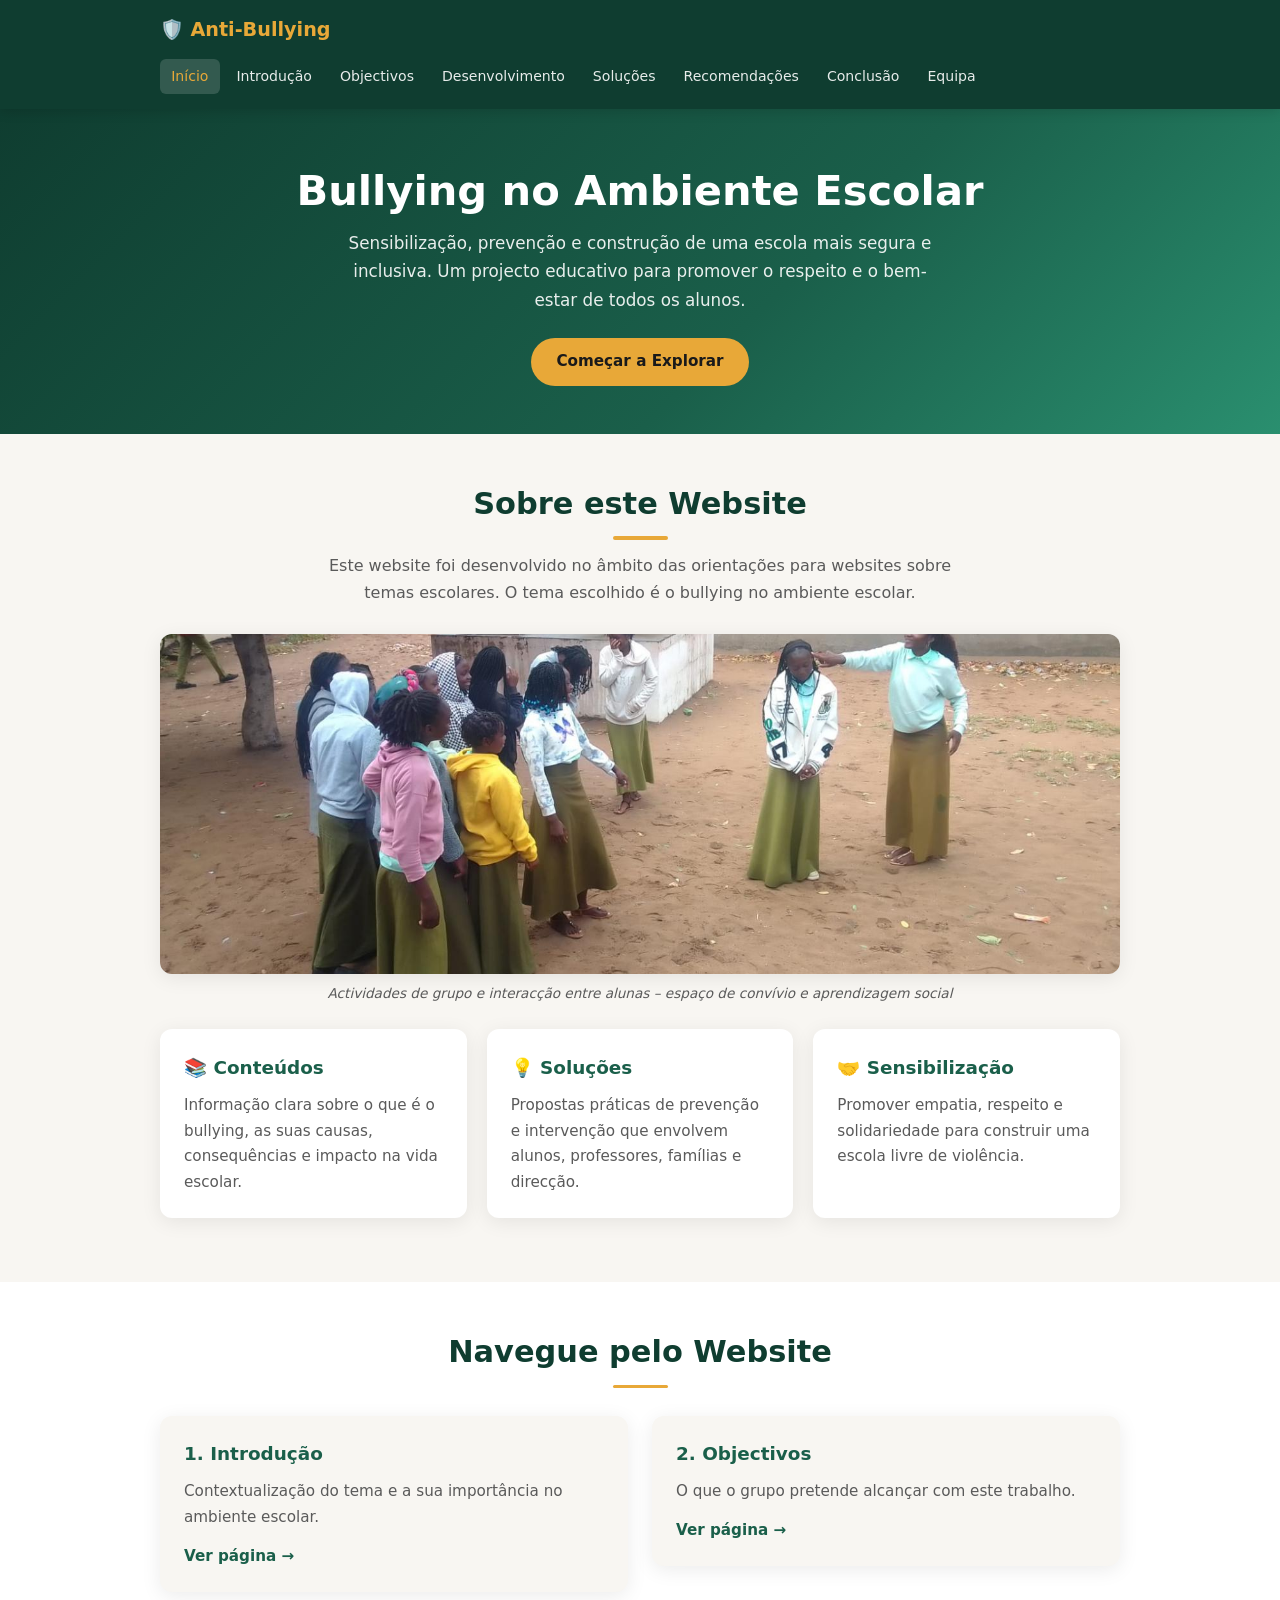
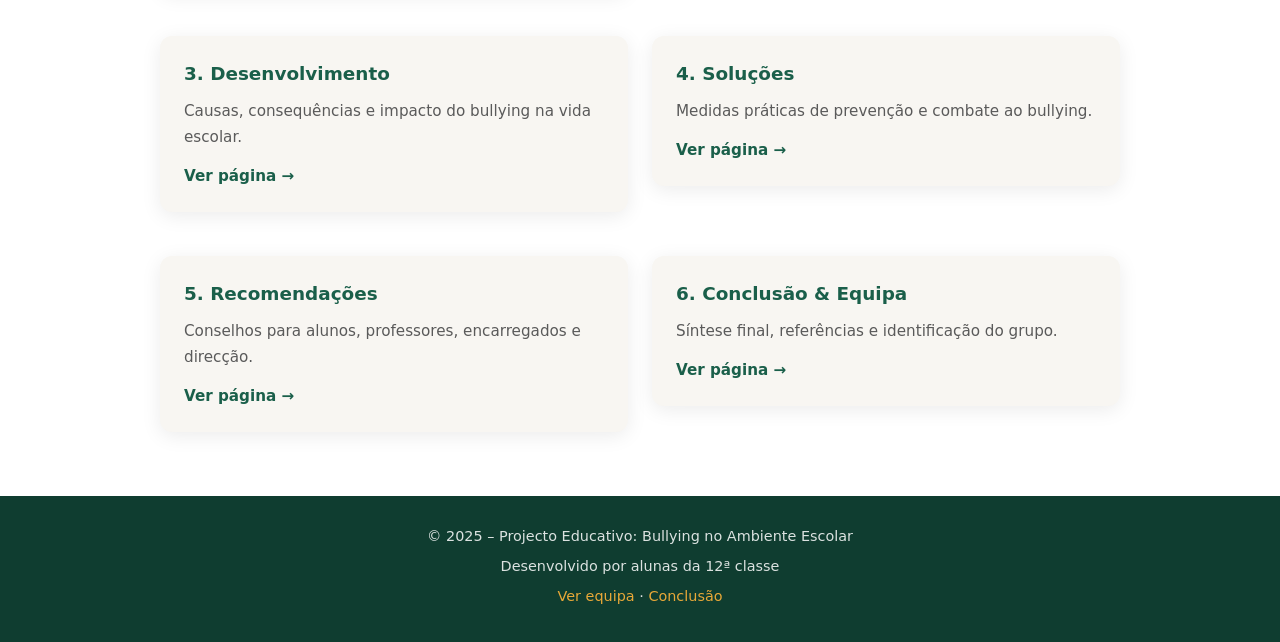
<file: index.html>
<!DOCTYPE html>
<html lang="pt">
<head>
    <meta charset="UTF-8">
    <meta name="viewport" content="width=device-width, initial-scale=1.0">
    <title>Bullying no Ambiente Escolar | Início</title>
    <link rel="stylesheet" href="styles.css">
</head>
<body>
    <header class="header">
        <div class="container">
            <div class="logo">🛡️ <span>Anti-Bullying</span></div>
            <nav class="nav">
                <a href="index.html" class="active">Início</a>
                <a href="introducao.html">Introdução</a>
                <a href="objectivos.html">Objectivos</a>
                <a href="desenvolvimento.html">Desenvolvimento</a>
                <a href="solucoes.html">Soluções</a>
                <a href="recomendacoes.html">Recomendações</a>
                <a href="conclusao.html">Conclusão</a>
                <a href="equipa.html">Equipa</a>
            </nav>
        </div>
    </header>

    <section class="hero">
        <div class="container">
            <h1>Bullying no Ambiente Escolar</h1>
            <p>Sensibilização, prevenção e construção de uma escola mais segura e inclusiva. Um projecto educativo para promover o respeito e o bem-estar de todos os alunos.</p>
            <a href="introducao.html" class="btn">Começar a Explorar</a>
        </div>
    </section>

    <section class="section">
        <div class="container">
            <div class="section-title">
                <h2>Sobre este Website</h2>
                <div class="line"></div>
                <p>Este website foi desenvolvido no âmbito das orientações para websites sobre temas escolares. O tema escolhido é o bullying no ambiente escolar.</p>
            </div>

            <div class="img-box">
                <img src="bullying1.jpg" alt="Alunas em actividade no pátio da escola">
                <p class="img-caption">Actividades de grupo e interacção entre alunas – espaço de convívio e aprendizagem social</p>
            </div>

            <div class="grid-3">
                <div class="card">
                    <h3>📚 Conteúdos</h3>
                    <p>Informação clara sobre o que é o bullying, as suas causas, consequências e impacto na vida escolar.</p>
                </div>
                <div class="card">
                    <h3>💡 Soluções</h3>
                    <p>Propostas práticas de prevenção e intervenção que envolvem alunos, professores, famílias e direcção.</p>
                </div>
                <div class="card">
                    <h3>🤝 Sensibilização</h3>
                    <p>Promover empatia, respeito e solidariedade para construir uma escola livre de violência.</p>
                </div>
            </div>
        </div>
    </section>

    <section class="section section-alt">
        <div class="container">
            <div class="section-title">
                <h2>Navegue pelo Website</h2>
                <div class="line"></div>
            </div>
            <div class="grid-2">
                <div class="card">
                    <h3>1. Introdução</h3>
                    <p>Contextualização do tema e a sua importância no ambiente escolar.</p>
                    <p style="margin-top:0.8rem;"><a href="introducao.html" style="color:var(--primary);font-weight:600;">Ver página →</a></p>
                </div>
                <div class="card">
                    <h3>2. Objectivos</h3>
                    <p>O que o grupo pretende alcançar com este trabalho.</p>
                    <p style="margin-top:0.8rem;"><a href="objectivos.html" style="color:var(--primary);font-weight:600;">Ver página →</a></p>
                </div>
                <div class="card">
                    <h3>3. Desenvolvimento</h3>
                    <p>Causas, consequências e impacto do bullying na vida escolar.</p>
                    <p style="margin-top:0.8rem;"><a href="desenvolvimento.html" style="color:var(--primary);font-weight:600;">Ver página →</a></p>
                </div>
                <div class="card">
                    <h3>4. Soluções</h3>
                    <p>Medidas práticas de prevenção e combate ao bullying.</p>
                    <p style="margin-top:0.8rem;"><a href="solucoes.html" style="color:var(--primary);font-weight:600;">Ver página →</a></p>
                </div>
                <div class="card">
                    <h3>5. Recomendações</h3>
                    <p>Conselhos para alunos, professores, encarregados e direcção.</p>
                    <p style="margin-top:0.8rem;"><a href="recomendacoes.html" style="color:var(--primary);font-weight:600;">Ver página →</a></p>
                </div>
                <div class="card">
                    <h3>6. Conclusão & Equipa</h3>
                    <p>Síntese final, referências e identificação do grupo.</p>
                    <p style="margin-top:0.8rem;"><a href="conclusao.html" style="color:var(--primary);font-weight:600;">Ver página →</a></p>
                </div>
            </div>
        </div>
    </section>

    <footer class="footer">
        <div class="container">
            <p>© 2025 – Projecto Educativo: Bullying no Ambiente Escolar</p>
            <p>Desenvolvido por alunas da 12ª classe</p>
            <p><a href="equipa.html">Ver equipa</a> · <a href="conclusao.html">Conclusão</a></p>
        </div>
    </footer>
</body>
</html>
</file>
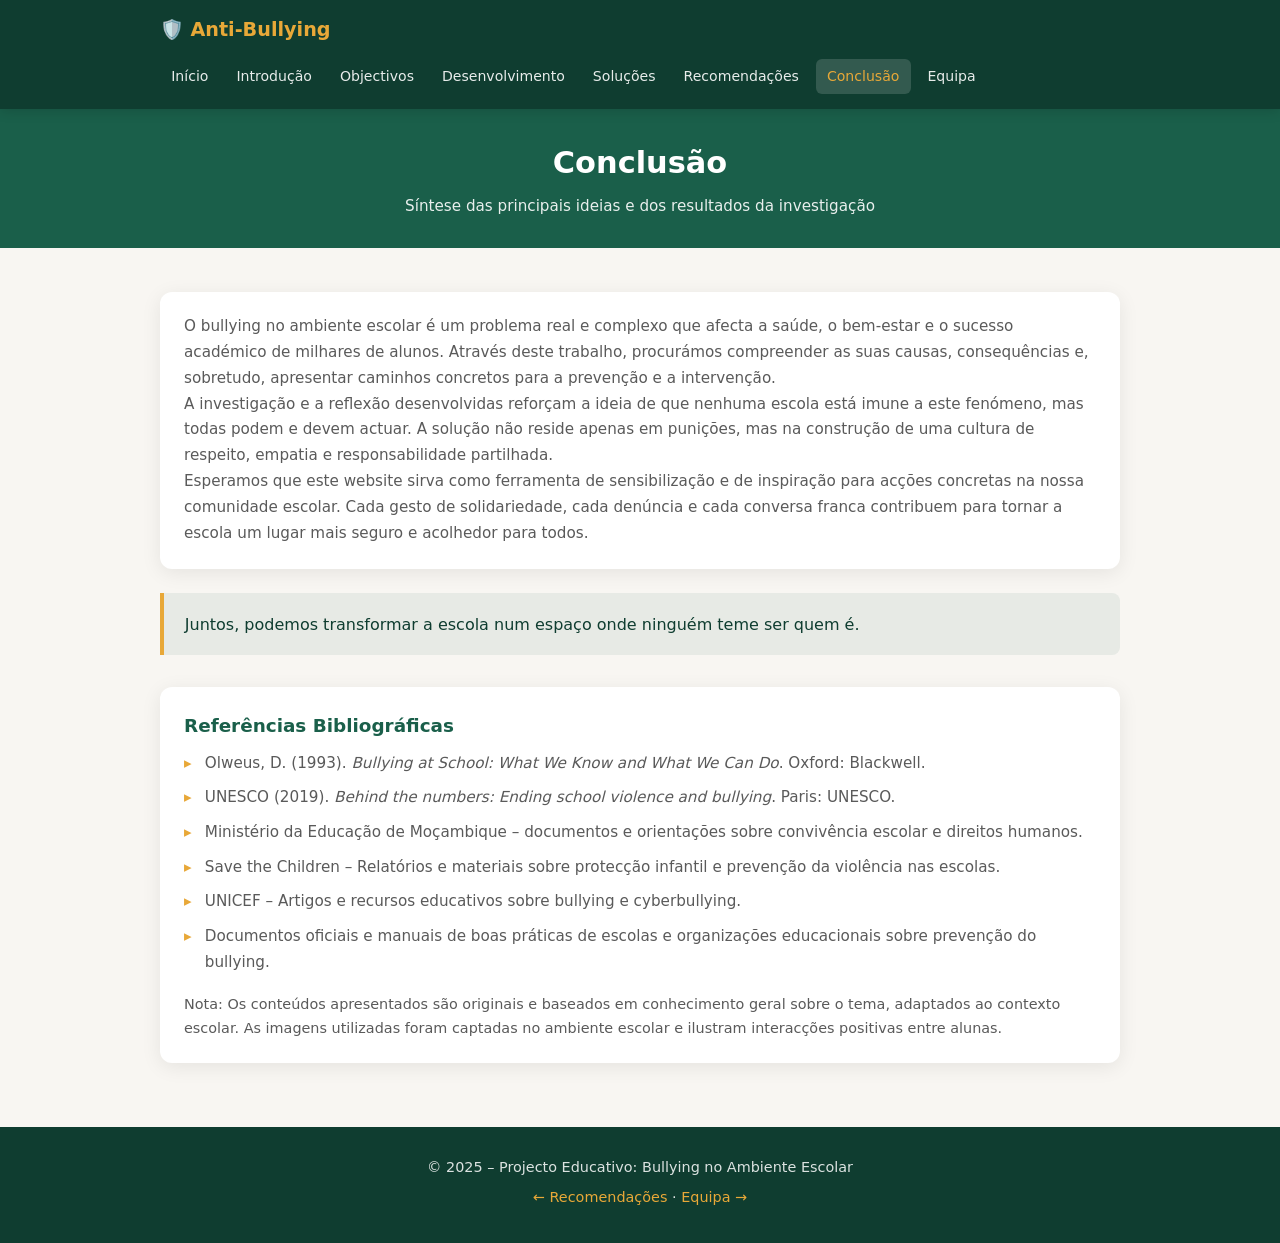
<file: conclusao.html>
<!DOCTYPE html>
<html lang="pt">
<head>
    <meta charset="UTF-8">
    <meta name="viewport" content="width=device-width, initial-scale=1.0">
    <title>Conclusão | Bullying no Ambiente Escolar</title>
    <link rel="stylesheet" href="styles.css">
</head>
<body>
    <header class="header">
        <div class="container">
            <div class="logo">🛡️ <span>Anti-Bullying</span></div>
            <nav class="nav">
                <a href="index.html">Início</a>
                <a href="introducao.html">Introdução</a>
                <a href="objectivos.html">Objectivos</a>
                <a href="desenvolvimento.html">Desenvolvimento</a>
                <a href="solucoes.html">Soluções</a>
                <a href="recomendacoes.html">Recomendações</a>
                <a href="conclusao.html" class="active">Conclusão</a>
                <a href="equipa.html">Equipa</a>
            </nav>
        </div>
    </header>

    <div class="page-header">
        <div class="container">
            <h1>Conclusão</h1>
            <p>Síntese das principais ideias e dos resultados da investigação</p>
        </div>
    </div>

    <section class="section">
        <div class="container">
            <div class="card">
                <p>O bullying no ambiente escolar é um problema real e complexo que afecta a saúde, o bem-estar e o sucesso académico de milhares de alunos. Através deste trabalho, procurámos compreender as suas causas, consequências e, sobretudo, apresentar caminhos concretos para a prevenção e a intervenção.</p>
                <p>A investigação e a reflexão desenvolvidas reforçam a ideia de que nenhuma escola está imune a este fenómeno, mas todas podem e devem actuar. A solução não reside apenas em punições, mas na construção de uma cultura de respeito, empatia e responsabilidade partilhada.</p>
                <p>Esperamos que este website sirva como ferramenta de sensibilização e de inspiração para acções concretas na nossa comunidade escolar. Cada gesto de solidariedade, cada denúncia e cada conversa franca contribuem para tornar a escola um lugar mais seguro e acolhedor para todos.</p>
            </div>

            <div class="highlight">
                Juntos, podemos transformar a escola num espaço onde ninguém teme ser quem é.
            </div>

            <div class="card" style="margin-top:2rem;">
                <h3>Referências Bibliográficas</h3>
                <ul class="lista">
                    <li>Olweus, D. (1993). <em>Bullying at School: What We Know and What We Can Do</em>. Oxford: Blackwell.</li>
                    <li>UNESCO (2019). <em>Behind the numbers: Ending school violence and bullying</em>. Paris: UNESCO.</li>
                    <li>Ministério da Educação de Moçambique – documentos e orientações sobre convivência escolar e direitos humanos.</li>
                    <li>Save the Children – Relatórios e materiais sobre protecção infantil e prevenção da violência nas escolas.</li>
                    <li>UNICEF – Artigos e recursos educativos sobre bullying e cyberbullying.</li>
                    <li>Documentos oficiais e manuais de boas práticas de escolas e organizações educacionais sobre prevenção do bullying.</li>
                </ul>
                <p style="margin-top:1rem;font-size:0.9rem;color:var(--text-light);">Nota: Os conteúdos apresentados são originais e baseados em conhecimento geral sobre o tema, adaptados ao contexto escolar. As imagens utilizadas foram captadas no ambiente escolar e ilustram interacções positivas entre alunas.</p>
            </div>
        </div>
    </section>

    <footer class="footer">
        <div class="container">
            <p>© 2025 – Projecto Educativo: Bullying no Ambiente Escolar</p>
            <p><a href="recomendacoes.html">← Recomendações</a> · <a href="equipa.html">Equipa →</a></p>
        </div>
    </footer>
</body>
</html>
</file>
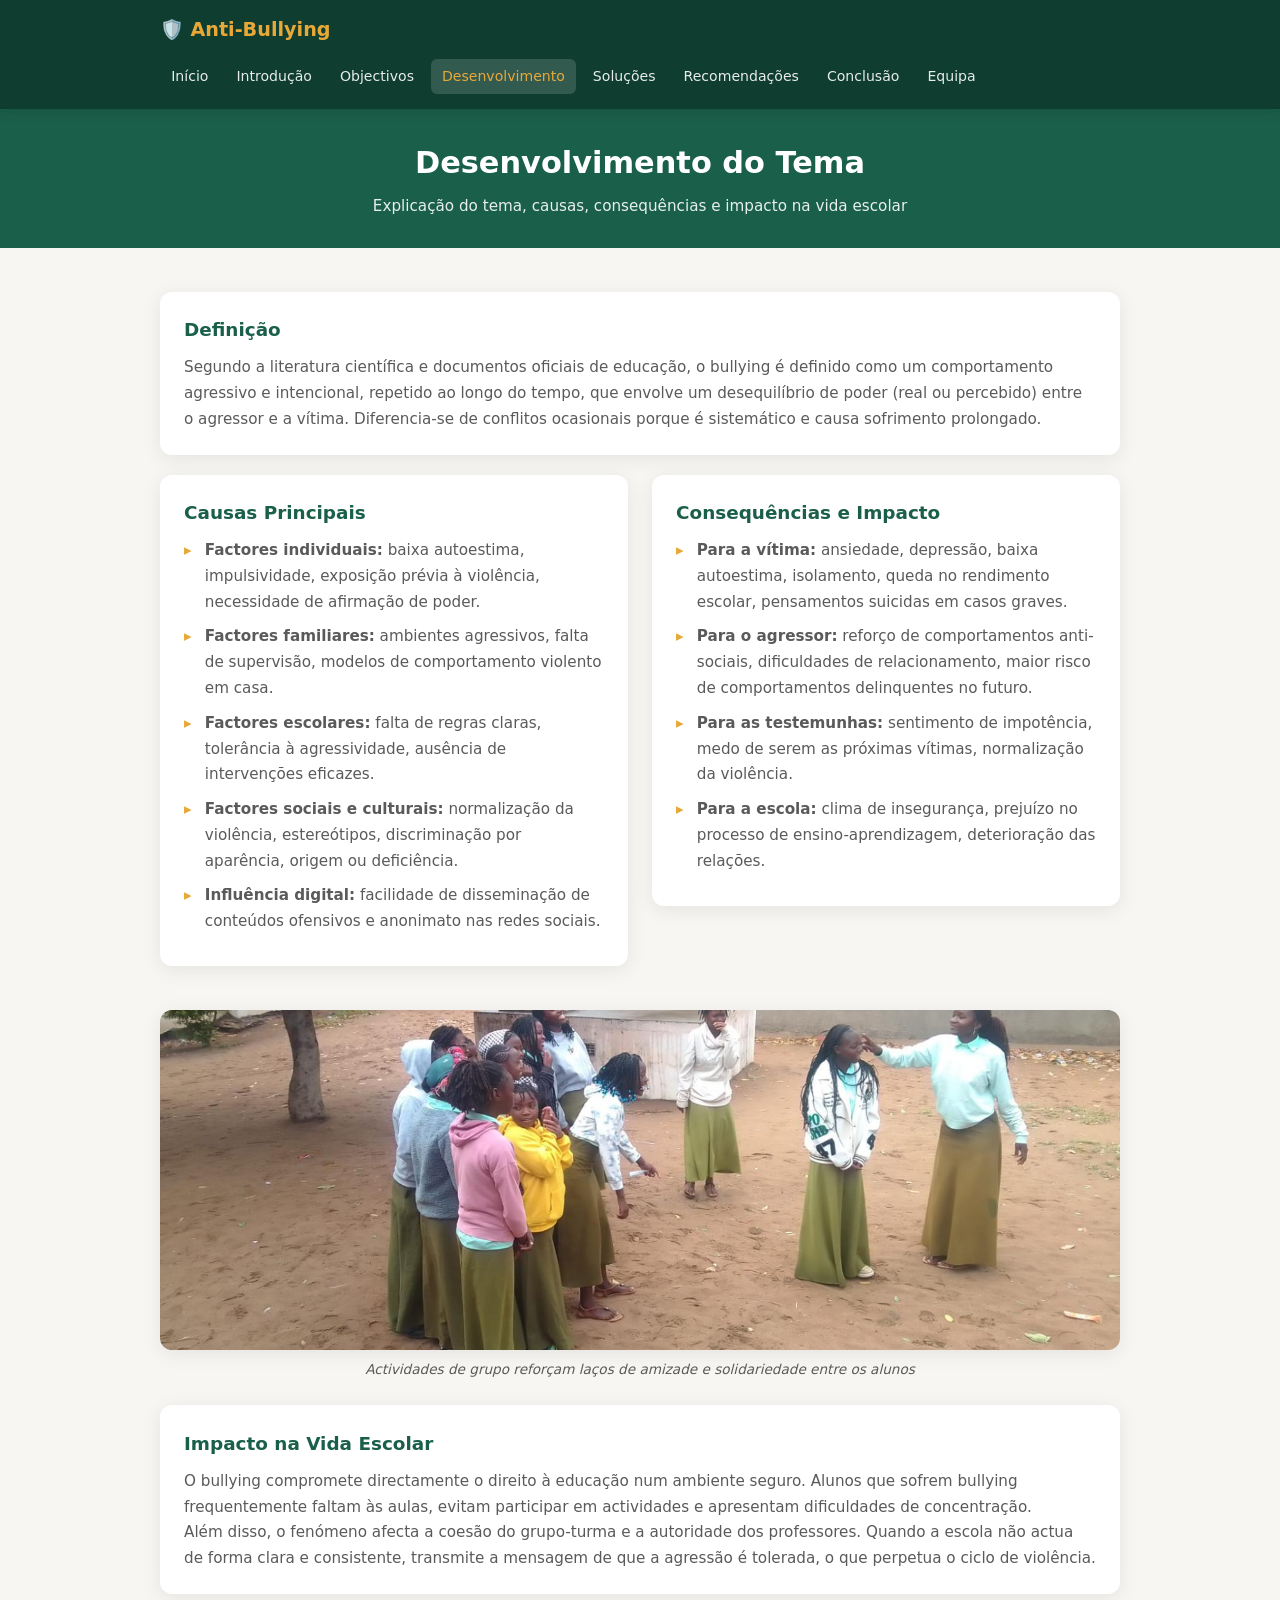
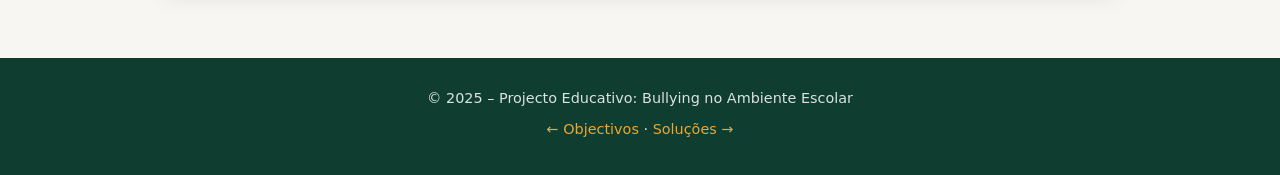
<file: desenvolvimento.html>
<!DOCTYPE html>
<html lang="pt">
<head>
    <meta charset="UTF-8">
    <meta name="viewport" content="width=device-width, initial-scale=1.0">
    <title>Desenvolvimento | Bullying no Ambiente Escolar</title>
    <link rel="stylesheet" href="styles.css">
</head>
<body>
    <header class="header">
        <div class="container">
            <div class="logo">🛡️ <span>Anti-Bullying</span></div>
            <nav class="nav">
                <a href="index.html">Início</a>
                <a href="introducao.html">Introdução</a>
                <a href="objectivos.html">Objectivos</a>
                <a href="desenvolvimento.html" class="active">Desenvolvimento</a>
                <a href="solucoes.html">Soluções</a>
                <a href="recomendacoes.html">Recomendações</a>
                <a href="conclusao.html">Conclusão</a>
                <a href="equipa.html">Equipa</a>
            </nav>
        </div>
    </header>

    <div class="page-header">
        <div class="container">
            <h1>Desenvolvimento do Tema</h1>
            <p>Explicação do tema, causas, consequências e impacto na vida escolar</p>
        </div>
    </div>

    <section class="section">
        <div class="container">
            <div class="card">
                <h3>Definição</h3>
                <p>Segundo a literatura científica e documentos oficiais de educação, o bullying é definido como um comportamento agressivo e intencional, repetido ao longo do tempo, que envolve um desequilíbrio de poder (real ou percebido) entre o agressor e a vítima. Diferencia-se de conflitos ocasionais porque é sistemático e causa sofrimento prolongado.</p>
            </div>

            <div class="grid-2">
                <div class="card">
                    <h3>Causas Principais</h3>
                    <ul class="lista">
                        <li><strong>Factores individuais:</strong> baixa autoestima, impulsividade, exposição prévia à violência, necessidade de afirmação de poder.</li>
                        <li><strong>Factores familiares:</strong> ambientes agressivos, falta de supervisão, modelos de comportamento violento em casa.</li>
                        <li><strong>Factores escolares:</strong> falta de regras claras, tolerância à agressividade, ausência de intervenções eficazes.</li>
                        <li><strong>Factores sociais e culturais:</strong> normalização da violência, estereótipos, discriminação por aparência, origem ou deficiência.</li>
                        <li><strong>Influência digital:</strong> facilidade de disseminação de conteúdos ofensivos e anonimato nas redes sociais.</li>
                    </ul>
                </div>
                <div class="card">
                    <h3>Consequências e Impacto</h3>
                    <ul class="lista">
                        <li><strong>Para a vítima:</strong> ansiedade, depressão, baixa autoestima, isolamento, queda no rendimento escolar, pensamentos suicidas em casos graves.</li>
                        <li><strong>Para o agressor:</strong> reforço de comportamentos anti-sociais, dificuldades de relacionamento, maior risco de comportamentos delinquentes no futuro.</li>
                        <li><strong>Para as testemunhas:</strong> sentimento de impotência, medo de serem as próximas vítimas, normalização da violência.</li>
                        <li><strong>Para a escola:</strong> clima de insegurança, prejuízo no processo de ensino-aprendizagem, deterioração das relações.</li>
                    </ul>
                </div>
            </div>

            <div class="img-box">
                <img src="bullying3.jpg" alt="Grupo de alunas em actividade conjunta">
                <p class="img-caption">Actividades de grupo reforçam laços de amizade e solidariedade entre os alunos</p>
            </div>

            <div class="card">
                <h3>Impacto na Vida Escolar</h3>
                <p>O bullying compromete directamente o direito à educação num ambiente seguro. Alunos que sofrem bullying frequentemente faltam às aulas, evitam participar em actividades e apresentam dificuldades de concentração.</p>
                <p>Além disso, o fenómeno afecta a coesão do grupo-turma e a autoridade dos professores. Quando a escola não actua de forma clara e consistente, transmite a mensagem de que a agressão é tolerada, o que perpetua o ciclo de violência.</p>
            </div>
        </div>
    </section>

    <footer class="footer">
        <div class="container">
            <p>© 2025 – Projecto Educativo: Bullying no Ambiente Escolar</p>
            <p><a href="objectivos.html">← Objectivos</a> · <a href="solucoes.html">Soluções →</a></p>
        </div>
    </footer>
</body>
</html>
</file>
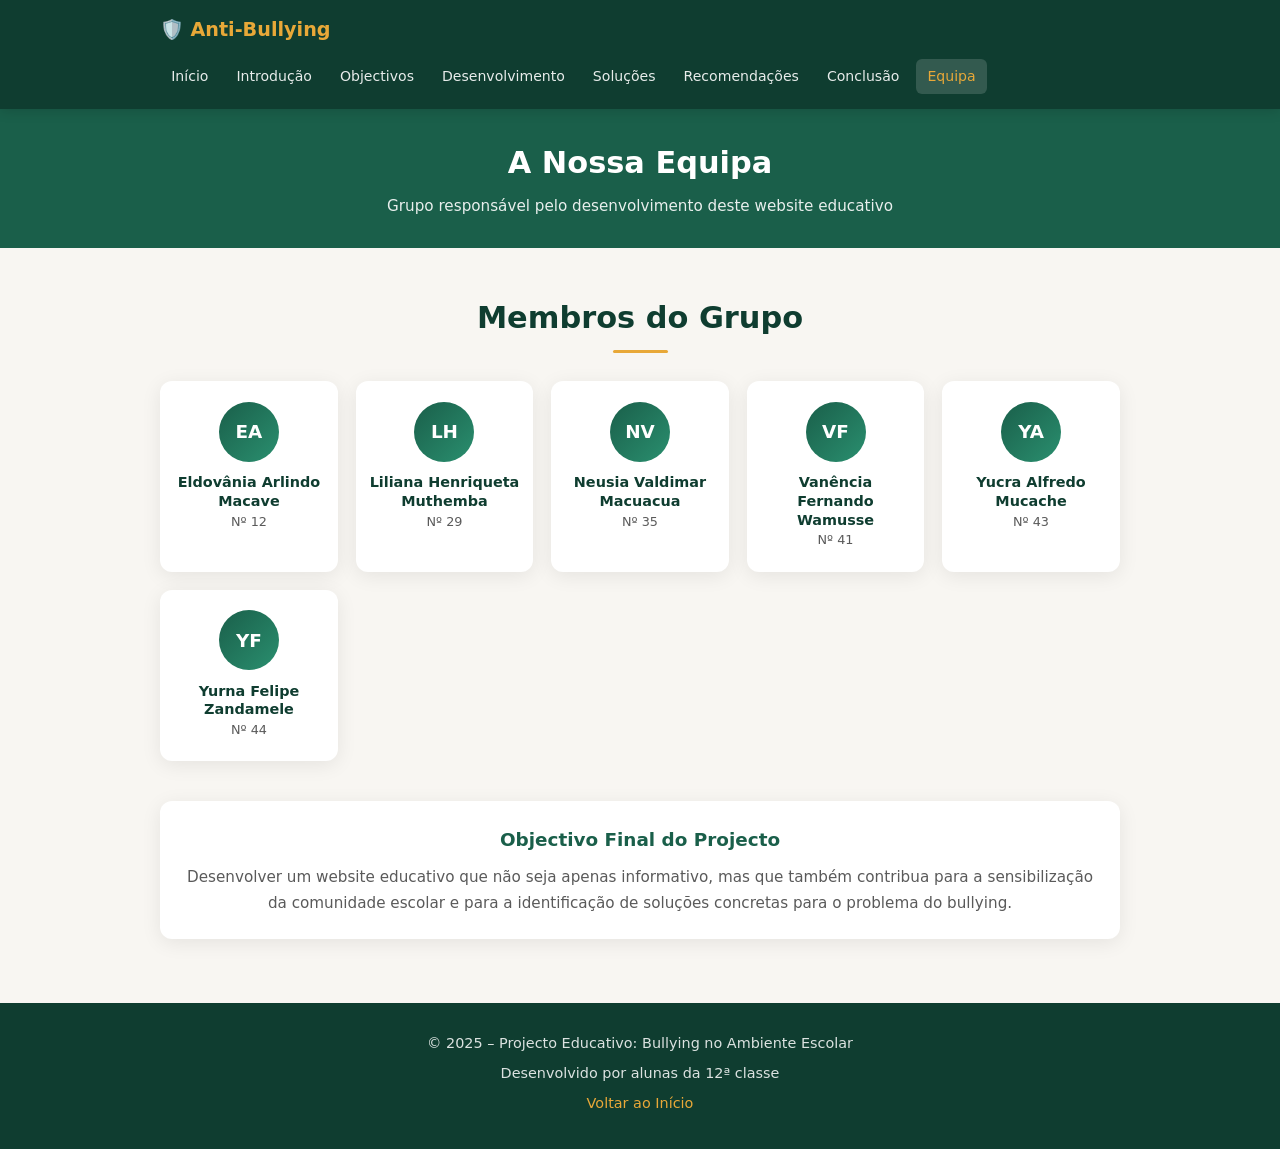
<file: equipa.html>
<!DOCTYPE html>
<html lang="pt">
<head>
    <meta charset="UTF-8">
    <meta name="viewport" content="width=device-width, initial-scale=1.0">
    <title>Equipa | Bullying no Ambiente Escolar</title>
    <link rel="stylesheet" href="styles.css">
</head>
<body>
    <header class="header">
        <div class="container">
            <div class="logo">🛡️ <span>Anti-Bullying</span></div>
            <nav class="nav">
                <a href="index.html">Início</a>
                <a href="introducao.html">Introdução</a>
                <a href="objectivos.html">Objectivos</a>
                <a href="desenvolvimento.html">Desenvolvimento</a>
                <a href="solucoes.html">Soluções</a>
                <a href="recomendacoes.html">Recomendações</a>
                <a href="conclusao.html">Conclusão</a>
                <a href="equipa.html" class="active">Equipa</a>
            </nav>
        </div>
    </header>

    <div class="page-header">
        <div class="container">
            <h1>A Nossa Equipa</h1>
            <p>Grupo responsável pelo desenvolvimento deste website educativo</p>
        </div>
    </div>

    <section class="section">
        <div class="container">
            <div class="section-title">
                <h2>Membros do Grupo</h2>
                <div class="line"></div>
            </div>

            <div class="team-grid">
                <div class="team-card">
                    <div class="team-avatar">EA</div>
                    <h3>Eldovânia Arlindo Macave</h3>
                    <p>Nº 12</p>
                </div>
                <div class="team-card">
                    <div class="team-avatar">LH</div>
                    <h3>Liliana Henriqueta Muthemba</h3>
                    <p>Nº 29</p>
                </div>
                <div class="team-card">
                    <div class="team-avatar">NV</div>
                    <h3>Neusia Valdimar Macuacua</h3>
                    <p>Nº 35</p>
                </div>
                <div class="team-card">
                    <div class="team-avatar">VF</div>
                    <h3>Vanência Fernando Wamusse</h3>
                    <p>Nº 41</p>
                </div>
                <div class="team-card">
                    <div class="team-avatar">YA</div>
                    <h3>Yucra Alfredo Mucache</h3>
                    <p>Nº 43</p>
                </div>
                <div class="team-card">
                    <div class="team-avatar">YF</div>
                    <h3>Yurna Felipe Zandamele</h3>
                    <p>Nº 44</p>
                </div>
            </div>

            <div class="card" style="margin-top:2.5rem;text-align:center;">
                <h3>Objectivo Final do Projecto</h3>
                <p>Desenvolver um website educativo que não seja apenas informativo, mas que também contribua para a sensibilização da comunidade escolar e para a identificação de soluções concretas para o problema do bullying.</p>
            </div>
        </div>
    </section>

    <footer class="footer">
        <div class="container">
            <p>© 2025 – Projecto Educativo: Bullying no Ambiente Escolar</p>
            <p>Desenvolvido por alunas da 12ª classe</p>
            <p><a href="index.html">Voltar ao Início</a></p>
        </div>
    </footer>
</body>
</html>
</file>
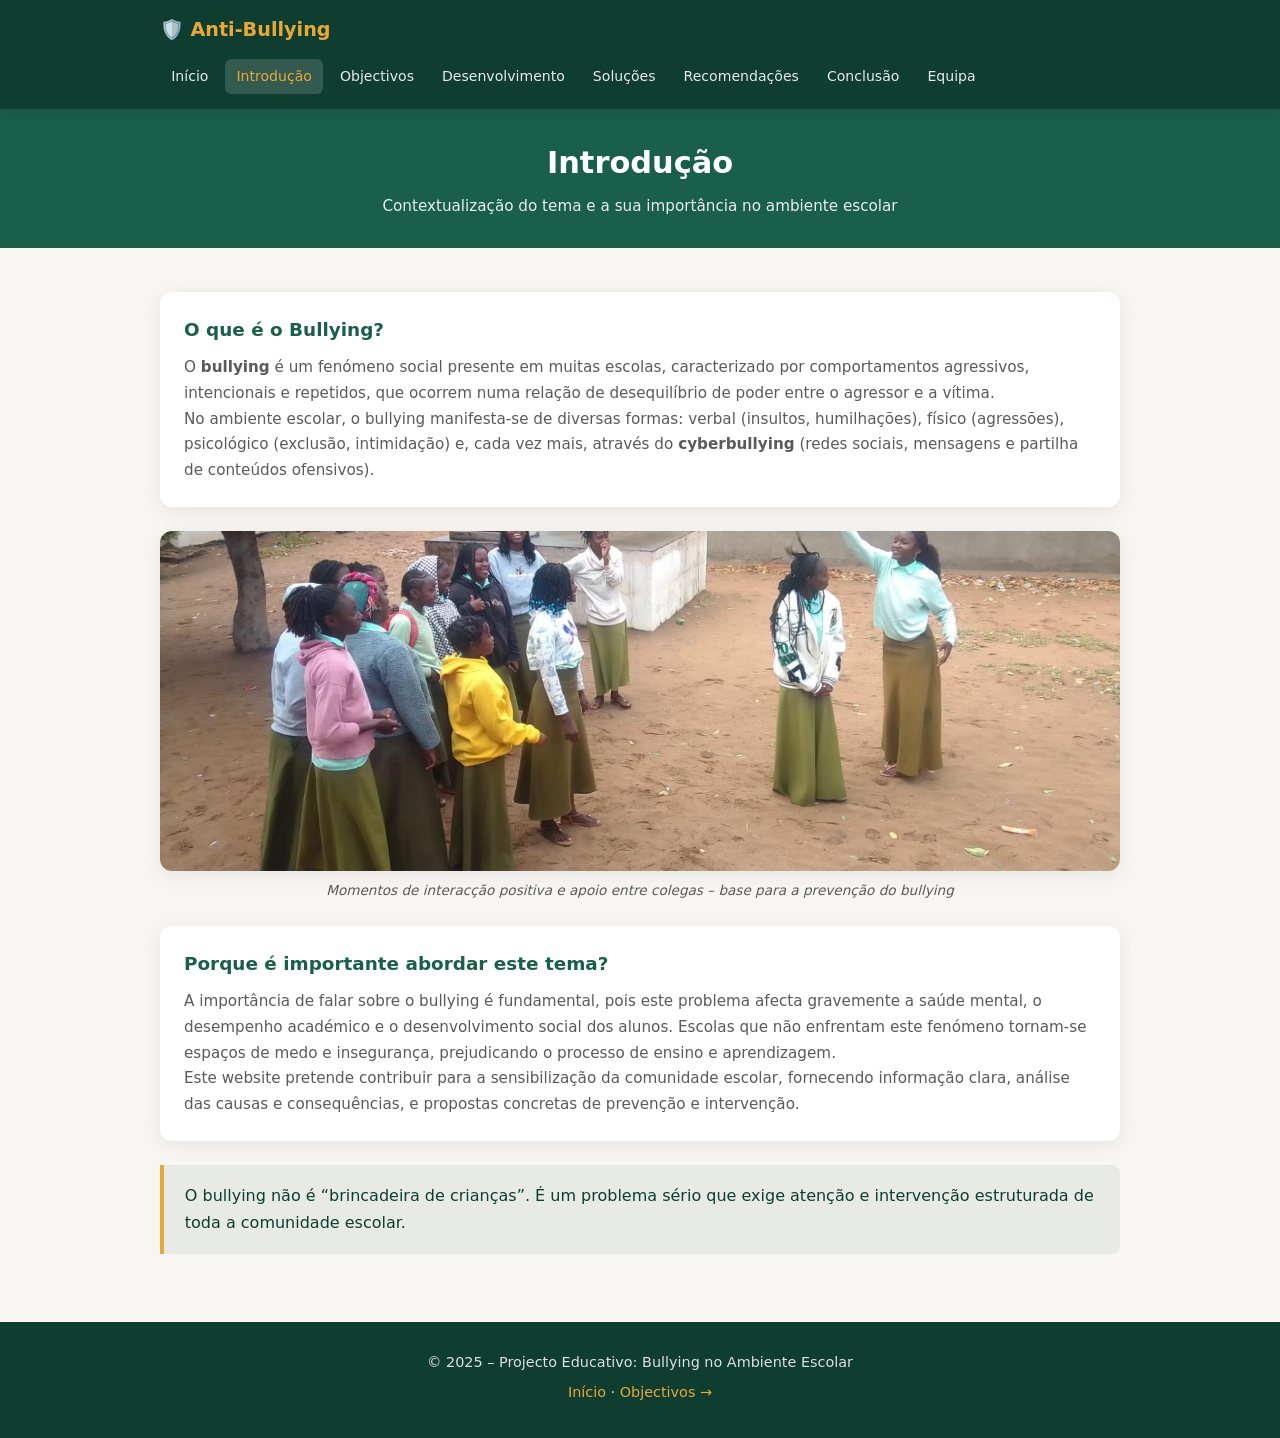
<file: introducao.html>
<!DOCTYPE html>
<html lang="pt">
<head>
    <meta charset="UTF-8">
    <meta name="viewport" content="width=device-width, initial-scale=1.0">
    <title>Introdução | Bullying no Ambiente Escolar</title>
    <link rel="stylesheet" href="styles.css">
</head>
<body>
    <header class="header">
        <div class="container">
            <div class="logo">🛡️ <span>Anti-Bullying</span></div>
            <nav class="nav">
                <a href="index.html">Início</a>
                <a href="introducao.html" class="active">Introdução</a>
                <a href="objectivos.html">Objectivos</a>
                <a href="desenvolvimento.html">Desenvolvimento</a>
                <a href="solucoes.html">Soluções</a>
                <a href="recomendacoes.html">Recomendações</a>
                <a href="conclusao.html">Conclusão</a>
                <a href="equipa.html">Equipa</a>
            </nav>
        </div>
    </header>

    <div class="page-header">
        <div class="container">
            <h1>Introdução</h1>
            <p>Contextualização do tema e a sua importância no ambiente escolar</p>
        </div>
    </div>

    <section class="section">
        <div class="container">
            <div class="card">
                <h3>O que é o Bullying?</h3>
                <p>O <strong>bullying</strong> é um fenómeno social presente em muitas escolas, caracterizado por comportamentos agressivos, intencionais e repetidos, que ocorrem numa relação de desequilíbrio de poder entre o agressor e a vítima.</p>
                <p>No ambiente escolar, o bullying manifesta-se de diversas formas: verbal (insultos, humilhações), físico (agressões), psicológico (exclusão, intimidação) e, cada vez mais, através do <strong>cyberbullying</strong> (redes sociais, mensagens e partilha de conteúdos ofensivos).</p>
            </div>

            <div class="img-box">
                <img src="bullying2.jpg" alt="Alunas a interagir no pátio da escola">
                <p class="img-caption">Momentos de interacção positiva e apoio entre colegas – base para a prevenção do bullying</p>
            </div>

            <div class="card">
                <h3>Porque é importante abordar este tema?</h3>
                <p>A importância de falar sobre o bullying é fundamental, pois este problema afecta gravemente a saúde mental, o desempenho académico e o desenvolvimento social dos alunos. Escolas que não enfrentam este fenómeno tornam-se espaços de medo e insegurança, prejudicando o processo de ensino e aprendizagem.</p>
                <p>Este website pretende contribuir para a sensibilização da comunidade escolar, fornecendo informação clara, análise das causas e consequências, e propostas concretas de prevenção e intervenção.</p>
            </div>

            <div class="highlight">
                O bullying não é “brincadeira de crianças”. É um problema sério que exige atenção e intervenção estruturada de toda a comunidade escolar.
            </div>
        </div>
    </section>

    <footer class="footer">
        <div class="container">
            <p>© 2025 – Projecto Educativo: Bullying no Ambiente Escolar</p>
            <p><a href="index.html">Início</a> · <a href="objectivos.html">Objectivos →</a></p>
        </div>
    </footer>
</body>
</html>
</file>
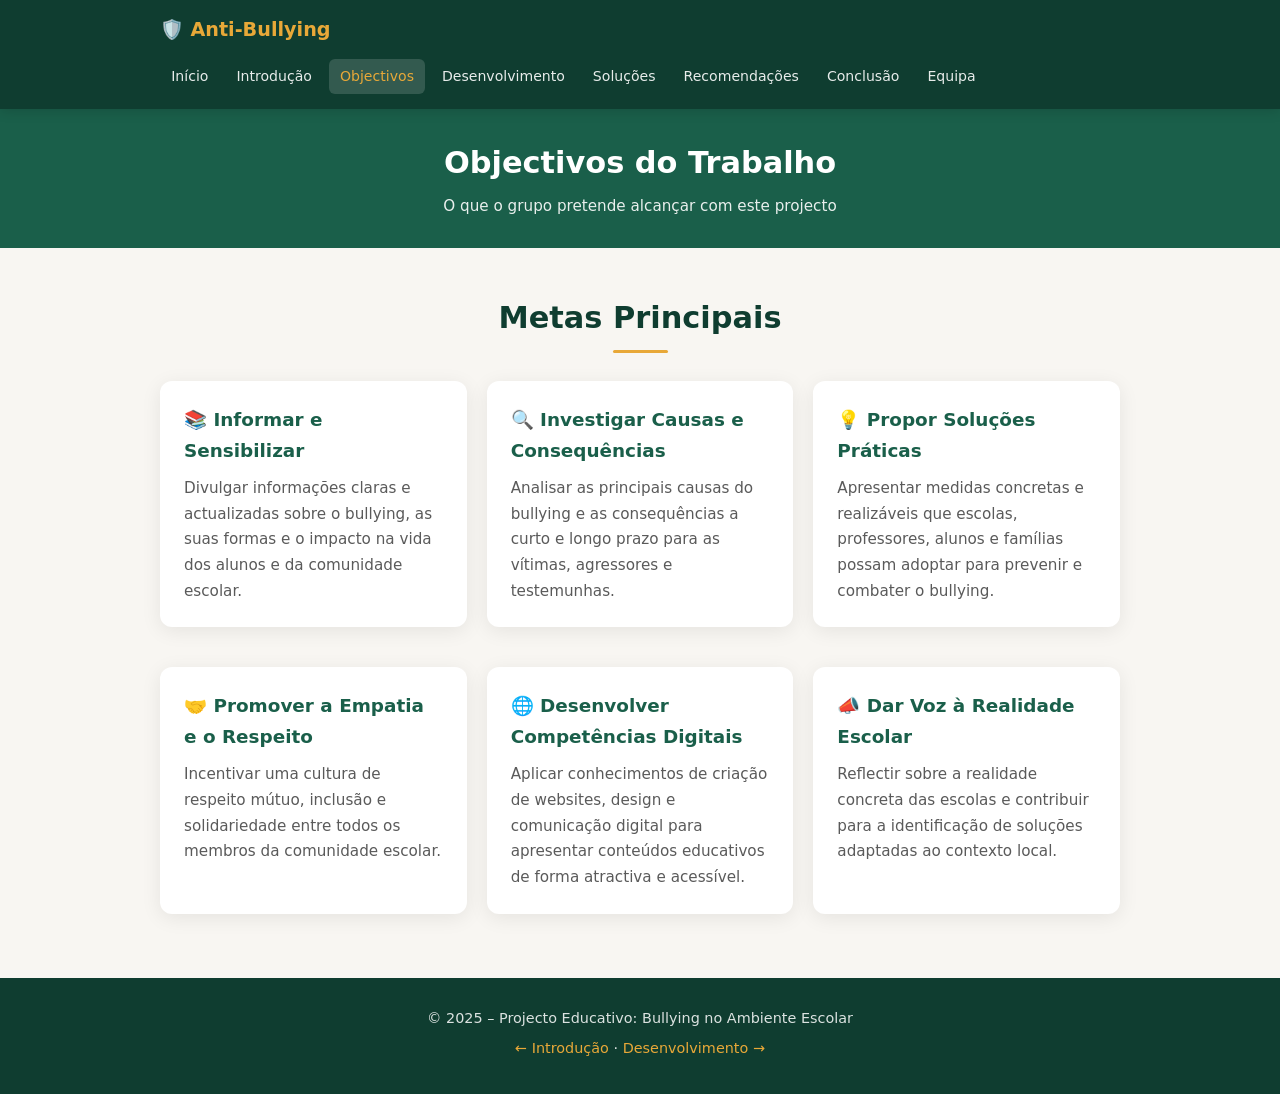
<file: objectivos.html>
<!DOCTYPE html>
<html lang="pt">
<head>
    <meta charset="UTF-8">
    <meta name="viewport" content="width=device-width, initial-scale=1.0">
    <title>Objectivos | Bullying no Ambiente Escolar</title>
    <link rel="stylesheet" href="styles.css">
</head>
<body>
    <header class="header">
        <div class="container">
            <div class="logo">🛡️ <span>Anti-Bullying</span></div>
            <nav class="nav">
                <a href="index.html">Início</a>
                <a href="introducao.html">Introdução</a>
                <a href="objectivos.html" class="active">Objectivos</a>
                <a href="desenvolvimento.html">Desenvolvimento</a>
                <a href="solucoes.html">Soluções</a>
                <a href="recomendacoes.html">Recomendações</a>
                <a href="conclusao.html">Conclusão</a>
                <a href="equipa.html">Equipa</a>
            </nav>
        </div>
    </header>

    <div class="page-header">
        <div class="container">
            <h1>Objectivos do Trabalho</h1>
            <p>O que o grupo pretende alcançar com este projecto</p>
        </div>
    </div>

    <section class="section">
        <div class="container">
            <div class="section-title">
                <h2>Metas Principais</h2>
                <div class="line"></div>
            </div>

            <div class="grid-3">
                <div class="card">
                    <h3>📚 Informar e Sensibilizar</h3>
                    <p>Divulgar informações claras e actualizadas sobre o bullying, as suas formas e o impacto na vida dos alunos e da comunidade escolar.</p>
                </div>
                <div class="card">
                    <h3>🔍 Investigar Causas e Consequências</h3>
                    <p>Analisar as principais causas do bullying e as consequências a curto e longo prazo para as vítimas, agressores e testemunhas.</p>
                </div>
                <div class="card">
                    <h3>💡 Propor Soluções Práticas</h3>
                    <p>Apresentar medidas concretas e realizáveis que escolas, professores, alunos e famílias possam adoptar para prevenir e combater o bullying.</p>
                </div>
                <div class="card">
                    <h3>🤝 Promover a Empatia e o Respeito</h3>
                    <p>Incentivar uma cultura de respeito mútuo, inclusão e solidariedade entre todos os membros da comunidade escolar.</p>
                </div>
                <div class="card">
                    <h3>🌐 Desenvolver Competências Digitais</h3>
                    <p>Aplicar conhecimentos de criação de websites, design e comunicação digital para apresentar conteúdos educativos de forma atractiva e acessível.</p>
                </div>
                <div class="card">
                    <h3>📣 Dar Voz à Realidade Escolar</h3>
                    <p>Reflectir sobre a realidade concreta das escolas e contribuir para a identificação de soluções adaptadas ao contexto local.</p>
                </div>
            </div>
        </div>
    </section>

    <footer class="footer">
        <div class="container">
            <p>© 2025 – Projecto Educativo: Bullying no Ambiente Escolar</p>
            <p><a href="introducao.html">← Introdução</a> · <a href="desenvolvimento.html">Desenvolvimento →</a></p>
        </div>
    </footer>
</body>
</html>
</file>
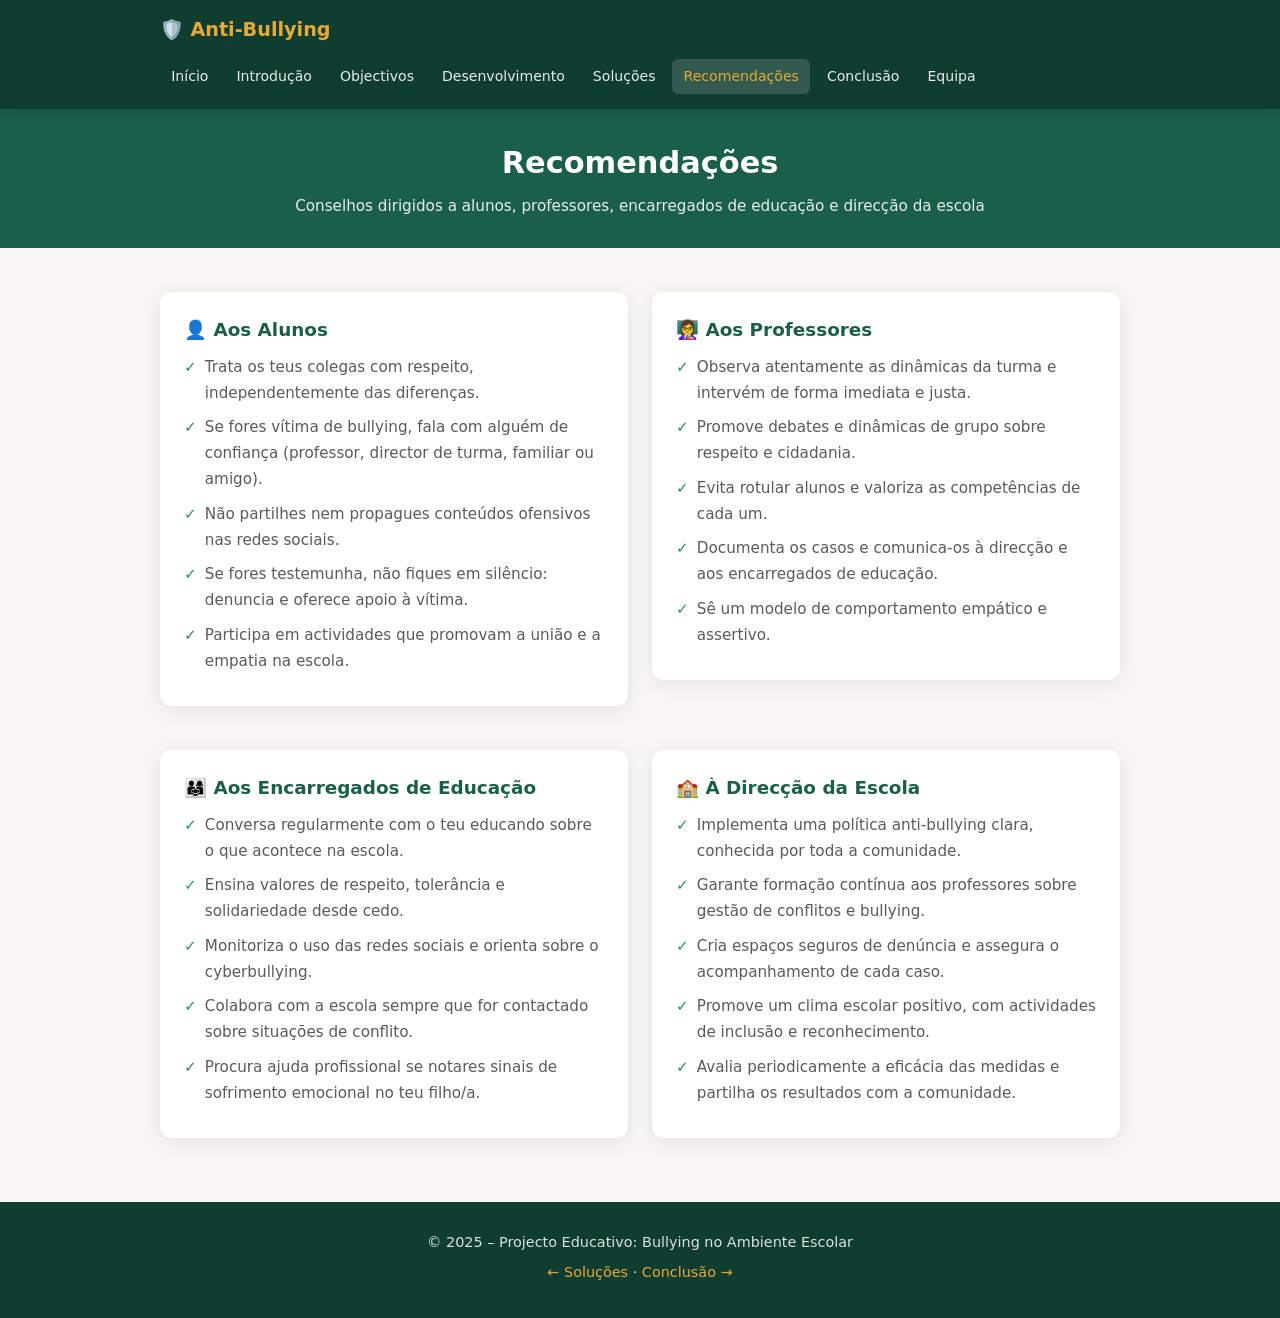
<file: recomendacoes.html>
<!DOCTYPE html>
<html lang="pt">
<head>
    <meta charset="UTF-8">
    <meta name="viewport" content="width=device-width, initial-scale=1.0">
    <title>Recomendações | Bullying no Ambiente Escolar</title>
    <link rel="stylesheet" href="styles.css">
</head>
<body>
    <header class="header">
        <div class="container">
            <div class="logo">🛡️ <span>Anti-Bullying</span></div>
            <nav class="nav">
                <a href="index.html">Início</a>
                <a href="introducao.html">Introdução</a>
                <a href="objectivos.html">Objectivos</a>
                <a href="desenvolvimento.html">Desenvolvimento</a>
                <a href="solucoes.html">Soluções</a>
                <a href="recomendacoes.html" class="active">Recomendações</a>
                <a href="conclusao.html">Conclusão</a>
                <a href="equipa.html">Equipa</a>
            </nav>
        </div>
    </header>

    <div class="page-header">
        <div class="container">
            <h1>Recomendações</h1>
            <p>Conselhos dirigidos a alunos, professores, encarregados de educação e direcção da escola</p>
        </div>
    </div>

    <section class="section">
        <div class="container">
            <div class="grid-2">
                <div class="card">
                    <h3>👤 Aos Alunos</h3>
                    <ul class="lista lista-check">
                        <li>Trata os teus colegas com respeito, independentemente das diferenças.</li>
                        <li>Se fores vítima de bullying, fala com alguém de confiança (professor, director de turma, familiar ou amigo).</li>
                        <li>Não partilhes nem propagues conteúdos ofensivos nas redes sociais.</li>
                        <li>Se fores testemunha, não fiques em silêncio: denuncia e oferece apoio à vítima.</li>
                        <li>Participa em actividades que promovam a união e a empatia na escola.</li>
                    </ul>
                </div>
                <div class="card">
                    <h3>👩‍🏫 Aos Professores</h3>
                    <ul class="lista lista-check">
                        <li>Observa atentamente as dinâmicas da turma e intervém de forma imediata e justa.</li>
                        <li>Promove debates e dinâmicas de grupo sobre respeito e cidadania.</li>
                        <li>Evita rotular alunos e valoriza as competências de cada um.</li>
                        <li>Documenta os casos e comunica-os à direcção e aos encarregados de educação.</li>
                        <li>Sê um modelo de comportamento empático e assertivo.</li>
                    </ul>
                </div>
                <div class="card">
                    <h3>👨‍👩‍👧 Aos Encarregados de Educação</h3>
                    <ul class="lista lista-check">
                        <li>Conversa regularmente com o teu educando sobre o que acontece na escola.</li>
                        <li>Ensina valores de respeito, tolerância e solidariedade desde cedo.</li>
                        <li>Monitoriza o uso das redes sociais e orienta sobre o cyberbullying.</li>
                        <li>Colabora com a escola sempre que for contactado sobre situações de conflito.</li>
                        <li>Procura ajuda profissional se notares sinais de sofrimento emocional no teu filho/a.</li>
                    </ul>
                </div>
                <div class="card">
                    <h3>🏫 À Direcção da Escola</h3>
                    <ul class="lista lista-check">
                        <li>Implementa uma política anti-bullying clara, conhecida por toda a comunidade.</li>
                        <li>Garante formação contínua aos professores sobre gestão de conflitos e bullying.</li>
                        <li>Cria espaços seguros de denúncia e assegura o acompanhamento de cada caso.</li>
                        <li>Promove um clima escolar positivo, com actividades de inclusão e reconhecimento.</li>
                        <li>Avalia periodicamente a eficácia das medidas e partilha os resultados com a comunidade.</li>
                    </ul>
                </div>
            </div>
        </div>
    </section>

    <footer class="footer">
        <div class="container">
            <p>© 2025 – Projecto Educativo: Bullying no Ambiente Escolar</p>
            <p><a href="solucoes.html">← Soluções</a> · <a href="conclusao.html">Conclusão →</a></p>
        </div>
    </footer>
</body>
</html>
</file>
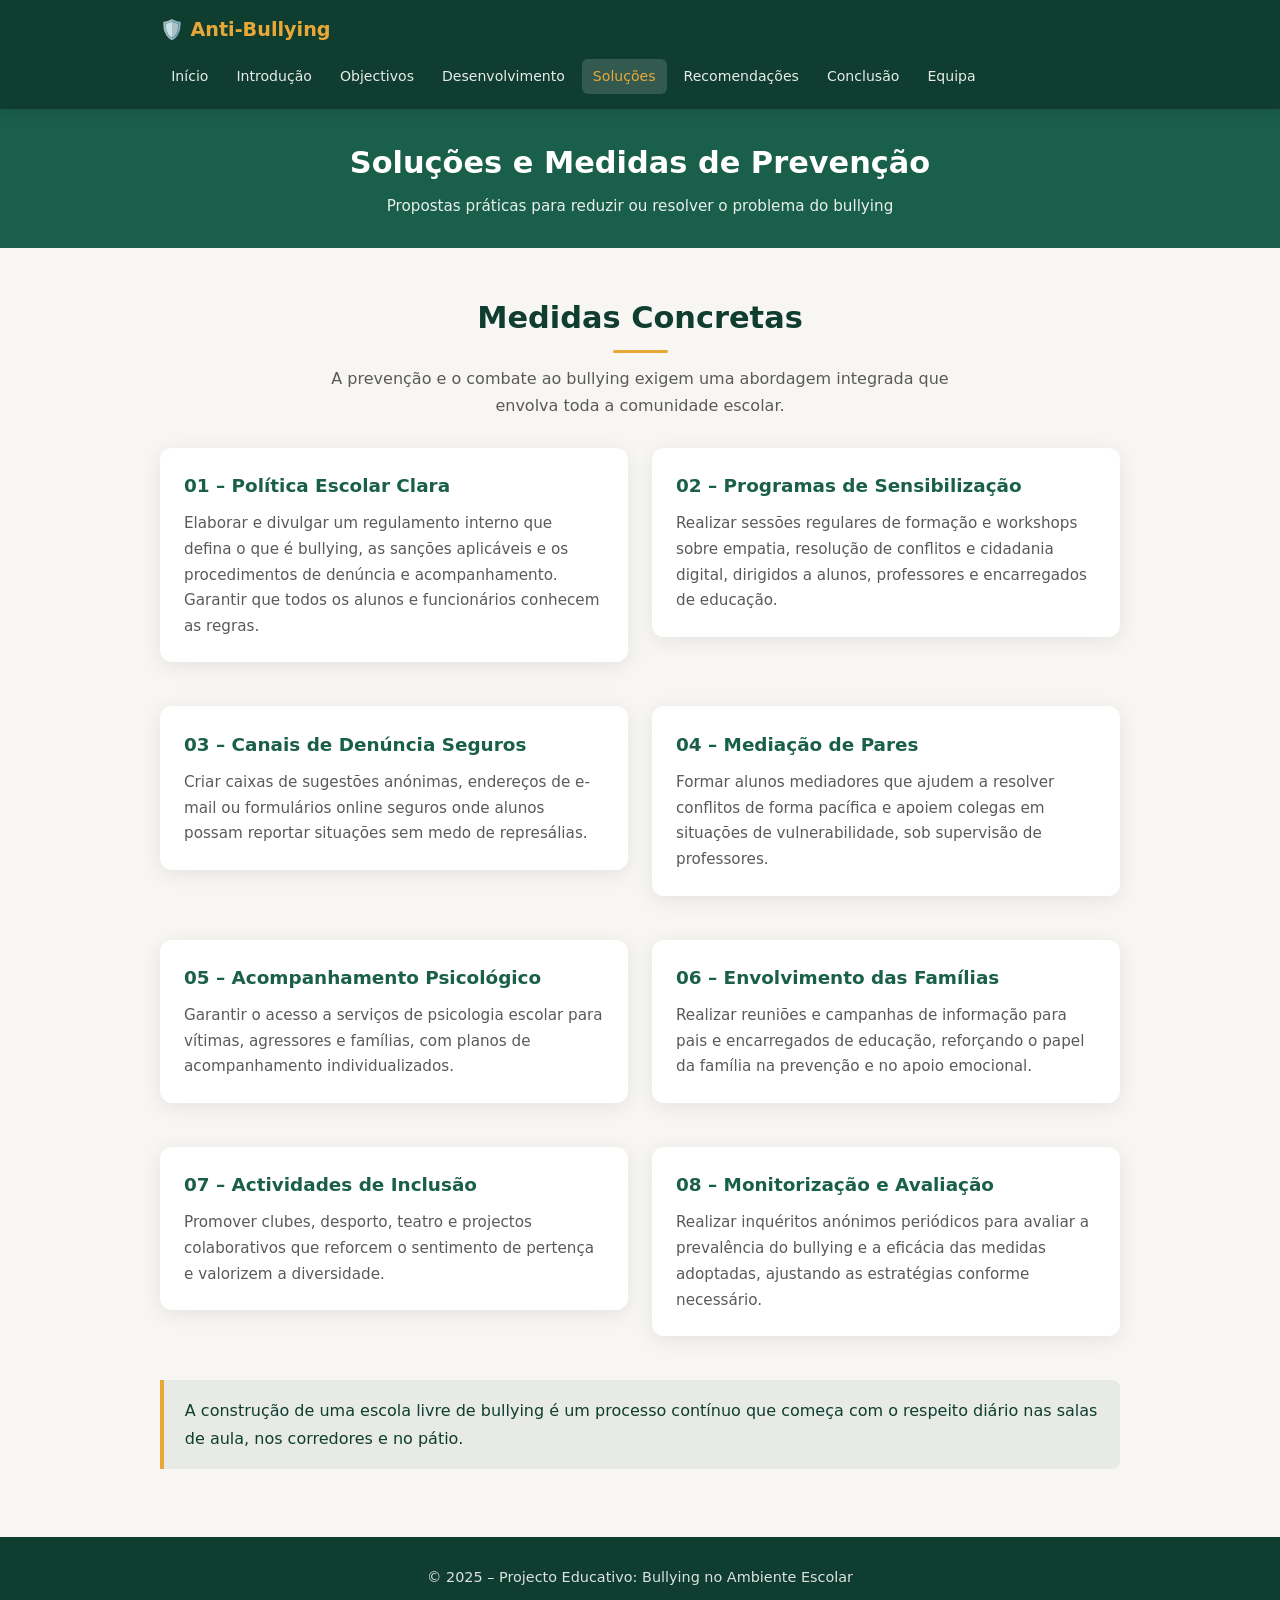
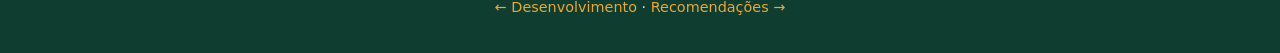
<file: solucoes.html>
<!DOCTYPE html>
<html lang="pt">
<head>
    <meta charset="UTF-8">
    <meta name="viewport" content="width=device-width, initial-scale=1.0">
    <title>Soluções | Bullying no Ambiente Escolar</title>
    <link rel="stylesheet" href="styles.css">
</head>
<body>
    <header class="header">
        <div class="container">
            <div class="logo">🛡️ <span>Anti-Bullying</span></div>
            <nav class="nav">
                <a href="index.html">Início</a>
                <a href="introducao.html">Introdução</a>
                <a href="objectivos.html">Objectivos</a>
                <a href="desenvolvimento.html">Desenvolvimento</a>
                <a href="solucoes.html" class="active">Soluções</a>
                <a href="recomendacoes.html">Recomendações</a>
                <a href="conclusao.html">Conclusão</a>
                <a href="equipa.html">Equipa</a>
            </nav>
        </div>
    </header>

    <div class="page-header">
        <div class="container">
            <h1>Soluções e Medidas de Prevenção</h1>
            <p>Propostas práticas para reduzir ou resolver o problema do bullying</p>
        </div>
    </div>

    <section class="section">
        <div class="container">
            <div class="section-title">
                <h2>Medidas Concretas</h2>
                <div class="line"></div>
                <p>A prevenção e o combate ao bullying exigem uma abordagem integrada que envolva toda a comunidade escolar.</p>
            </div>

            <div class="grid-2">
                <div class="card">
                    <h3>01 – Política Escolar Clara</h3>
                    <p>Elaborar e divulgar um regulamento interno que defina o que é bullying, as sanções aplicáveis e os procedimentos de denúncia e acompanhamento. Garantir que todos os alunos e funcionários conhecem as regras.</p>
                </div>
                <div class="card">
                    <h3>02 – Programas de Sensibilização</h3>
                    <p>Realizar sessões regulares de formação e workshops sobre empatia, resolução de conflitos e cidadania digital, dirigidos a alunos, professores e encarregados de educação.</p>
                </div>
                <div class="card">
                    <h3>03 – Canais de Denúncia Seguros</h3>
                    <p>Criar caixas de sugestões anónimas, endereços de e-mail ou formulários online seguros onde alunos possam reportar situações sem medo de represálias.</p>
                </div>
                <div class="card">
                    <h3>04 – Mediação de Pares</h3>
                    <p>Formar alunos mediadores que ajudem a resolver conflitos de forma pacífica e apoiem colegas em situações de vulnerabilidade, sob supervisão de professores.</p>
                </div>
                <div class="card">
                    <h3>05 – Acompanhamento Psicológico</h3>
                    <p>Garantir o acesso a serviços de psicologia escolar para vítimas, agressores e famílias, com planos de acompanhamento individualizados.</p>
                </div>
                <div class="card">
                    <h3>06 – Envolvimento das Famílias</h3>
                    <p>Realizar reuniões e campanhas de informação para pais e encarregados de educação, reforçando o papel da família na prevenção e no apoio emocional.</p>
                </div>
                <div class="card">
                    <h3>07 – Actividades de Inclusão</h3>
                    <p>Promover clubes, desporto, teatro e projectos colaborativos que reforcem o sentimento de pertença e valorizem a diversidade.</p>
                </div>
                <div class="card">
                    <h3>08 – Monitorização e Avaliação</h3>
                    <p>Realizar inquéritos anónimos periódicos para avaliar a prevalência do bullying e a eficácia das medidas adoptadas, ajustando as estratégias conforme necessário.</p>
                </div>
            </div>

            <div class="highlight">
                A construção de uma escola livre de bullying é um processo contínuo que começa com o respeito diário nas salas de aula, nos corredores e no pátio.
            </div>
        </div>
    </section>

    <footer class="footer">
        <div class="container">
            <p>© 2025 – Projecto Educativo: Bullying no Ambiente Escolar</p>
            <p><a href="desenvolvimento.html">← Desenvolvimento</a> · <a href="recomendacoes.html">Recomendações →</a></p>
        </div>
    </footer>
</body>
</html>
</file>
<file: styles.css>
/* ===== Reset e Base ===== */
*, *::before, *::after {
    margin: 0;
    padding: 0;
    box-sizing: border-box;
}

:root {
    --primary: #1a5f4a;
    --primary-dark: #0f3d30;
    --primary-light: #2a8f6f;
    --accent: #e8a838;
    --accent-dark: #c48a20;
    --bg: #f8f6f2;
    --bg-alt: #ffffff;
    --text: #2c2c2c;
    --text-light: #5a5a5a;
    --border: #e0dcd4;
    --shadow: 0 4px 20px rgba(0,0,0,0.08);
    --radius: 12px;
}

html { scroll-behavior: smooth; }
body {
    font-family: 'Segoe UI', system-ui, -apple-system, sans-serif;
    background: var(--bg);
    color: var(--text);
    line-height: 1.7;
}

img { max-width: 100%; height: auto; display: block; border-radius: var(--radius); }
a { text-decoration: none; color: inherit; transition: 0.3s; }
ul { list-style: none; }

.container {
    width: 100%;
    max-width: 1000px;
    margin: 0 auto;
    padding: 0 1.25rem;
}

/* ===== Header ===== */
.header {
    background: var(--primary-dark);
    color: white;
    padding: 0.9rem 0;
    position: sticky;
    top: 0;
    z-index: 100;
    box-shadow: 0 2px 12px rgba(0,0,0,0.15);
}

.header .container {
    display: flex;
    align-items: center;
    justify-content: space-between;
    flex-wrap: wrap;
    gap: 0.75rem;
}

.logo {
    font-weight: 700;
    font-size: 1.2rem;
    display: flex;
    align-items: center;
    gap: 0.4rem;
}

.logo span { color: var(--accent); }

.nav {
    display: flex;
    flex-wrap: wrap;
    gap: 0.35rem;
}

.nav a {
    color: rgba(255,255,255,0.9);
    padding: 0.35rem 0.7rem;
    border-radius: 6px;
    font-size: 0.88rem;
    font-weight: 500;
}

.nav a:hover,
.nav a.active {
    background: rgba(255,255,255,0.15);
    color: var(--accent);
}

/* ===== Hero (só no index) ===== */
.hero {
    background: linear-gradient(135deg, #0f3d30, #1a5f4a 60%, #2a8f6f);
    color: white;
    padding: 3.5rem 0 3rem;
    text-align: center;
}

.hero h1 {
    font-size: clamp(1.8rem, 5vw, 2.6rem);
    margin-bottom: 0.75rem;
    line-height: 1.25;
}

.hero p {
    font-size: 1.05rem;
    opacity: 0.9;
    max-width: 600px;
    margin: 0 auto 1.5rem;
}

.btn {
    display: inline-block;
    background: var(--accent);
    color: #1a1a1a;
    padding: 0.7rem 1.6rem;
    border-radius: 50px;
    font-weight: 600;
    font-size: 0.95rem;
}

.btn:hover {
    background: var(--accent-dark);
    transform: translateY(-2px);
}

/* ===== Secções comuns ===== */
.section {
    padding: 2.75rem 0;
}

.section-alt { background: var(--bg-alt); }

.section-title {
    text-align: center;
    margin-bottom: 1.75rem;
}

.section-title h2 {
    font-size: clamp(1.5rem, 4vw, 1.9rem);
    color: var(--primary-dark);
    margin-bottom: 0.4rem;
}

.section-title .line {
    width: 55px;
    height: 3.5px;
    background: var(--accent);
    margin: 0 auto;
    border-radius: 2px;
}

.section-title p {
    margin-top: 0.75rem;
    color: var(--text-light);
    max-width: 650px;
    margin-left: auto;
    margin-right: auto;
}

/* ===== Cards e grids ===== */
.card {
    background: var(--bg-alt);
    padding: 1.4rem 1.5rem;
    border-radius: var(--radius);
    box-shadow: var(--shadow);
    margin-bottom: 1.25rem;
}

.section-alt .card { background: var(--bg); }

.card h3 {
    color: var(--primary);
    margin-bottom: 0.6rem;
    font-size: 1.15rem;
}

.card p, .card li {
    color: var(--text-light);
    font-size: 0.95rem;
}

.grid-2 {
    display: grid;
    grid-template-columns: 1fr 1fr;
    gap: 1.5rem;
    align-items: start;
}

.grid-3 {
    display: grid;
    grid-template-columns: repeat(auto-fit, minmax(260px, 1fr));
    gap: 1.25rem;
}

/* ===== Imagens ===== */
.img-box {
    margin: 1.5rem 0;
}

.img-box img {
    width: 100%;
    max-height: 340px;
    object-fit: cover;
    box-shadow: var(--shadow);
}

.img-caption {
    text-align: center;
    font-size: 0.85rem;
    color: var(--text-light);
    font-style: italic;
    margin-top: 0.5rem;
}

/* ===== Listas ===== */
.lista li {
    position: relative;
    padding-left: 1.3rem;
    margin-bottom: 0.55rem;
    color: var(--text-light);
}

.lista li::before {
    content: "▸";
    position: absolute;
    left: 0;
    color: var(--accent);
    font-weight: bold;
}

.lista-check li::before {
    content: "✓";
    color: var(--primary-light);
}

/* ===== Equipa ===== */
.team-grid {
    display: grid;
    grid-template-columns: repeat(auto-fit, minmax(160px, 1fr));
    gap: 1.1rem;
}

.team-card {
    background: var(--bg-alt);
    text-align: center;
    padding: 1.3rem 0.8rem;
    border-radius: var(--radius);
    box-shadow: var(--shadow);
}

.team-avatar {
    width: 60px;
    height: 60px;
    background: linear-gradient(135deg, var(--primary), var(--primary-light));
    color: white;
    font-weight: 700;
    font-size: 1.15rem;
    border-radius: 50%;
    display: flex;
    align-items: center;
    justify-content: center;
    margin: 0 auto 0.7rem;
}

.team-card h3 {
    font-size: 0.9rem;
    color: var(--primary-dark);
    line-height: 1.3;
}

.team-card p {
    font-size: 0.8rem;
    color: var(--text-light);
}

/* ===== Footer ===== */
.footer {
    background: var(--primary-dark);
    color: rgba(255,255,255,0.85);
    text-align: center;
    padding: 1.75rem 0;
    font-size: 0.9rem;
}

.footer a { color: var(--accent); }
.footer a:hover { color: white; }
.footer p { margin-bottom: 0.35rem; }

/* ===== Página activa / breadcrumbs ===== */
.page-header {
    background: var(--primary);
    color: white;
    padding: 1.75rem 0;
    text-align: center;
}

.page-header h1 {
    font-size: clamp(1.5rem, 4vw, 1.9rem);
}

.page-header p {
    opacity: 0.9;
    margin-top: 0.35rem;
    font-size: 0.95rem;
}

/* ===== Highlight box ===== */
.highlight {
    background: rgba(26, 95, 74, 0.08);
    border-left: 4px solid var(--accent);
    padding: 1.1rem 1.3rem;
    border-radius: 0 8px 8px 0;
    margin: 1.5rem 0;
    color: var(--primary-dark);
    font-weight: 500;
}

/* ===== Responsive ===== */
@media (max-width: 768px) {
    .grid-2 { grid-template-columns: 1fr; }
    .nav { width: 100%; justify-content: center; }
    .header .container { justify-content: center; }
}

@media (max-width: 480px) {
    .team-grid { grid-template-columns: 1fr 1fr; }
}
</file>
